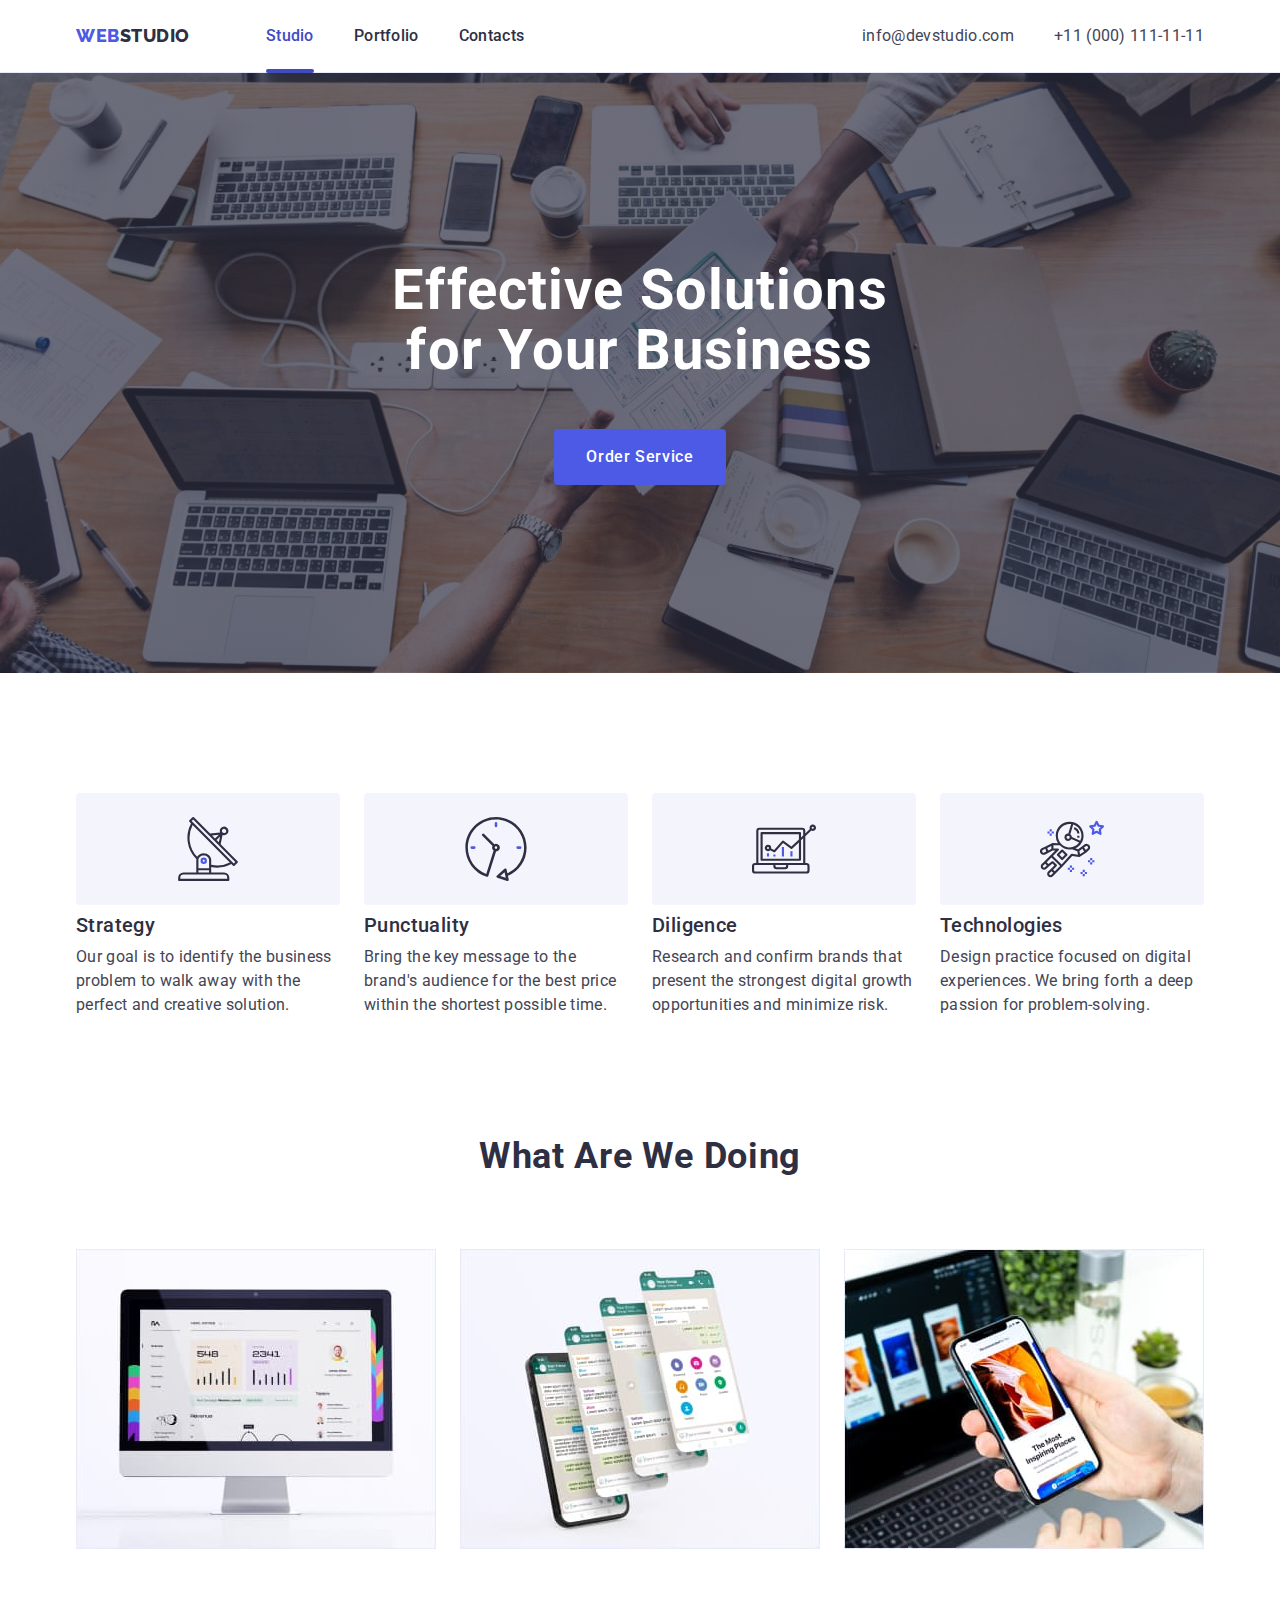
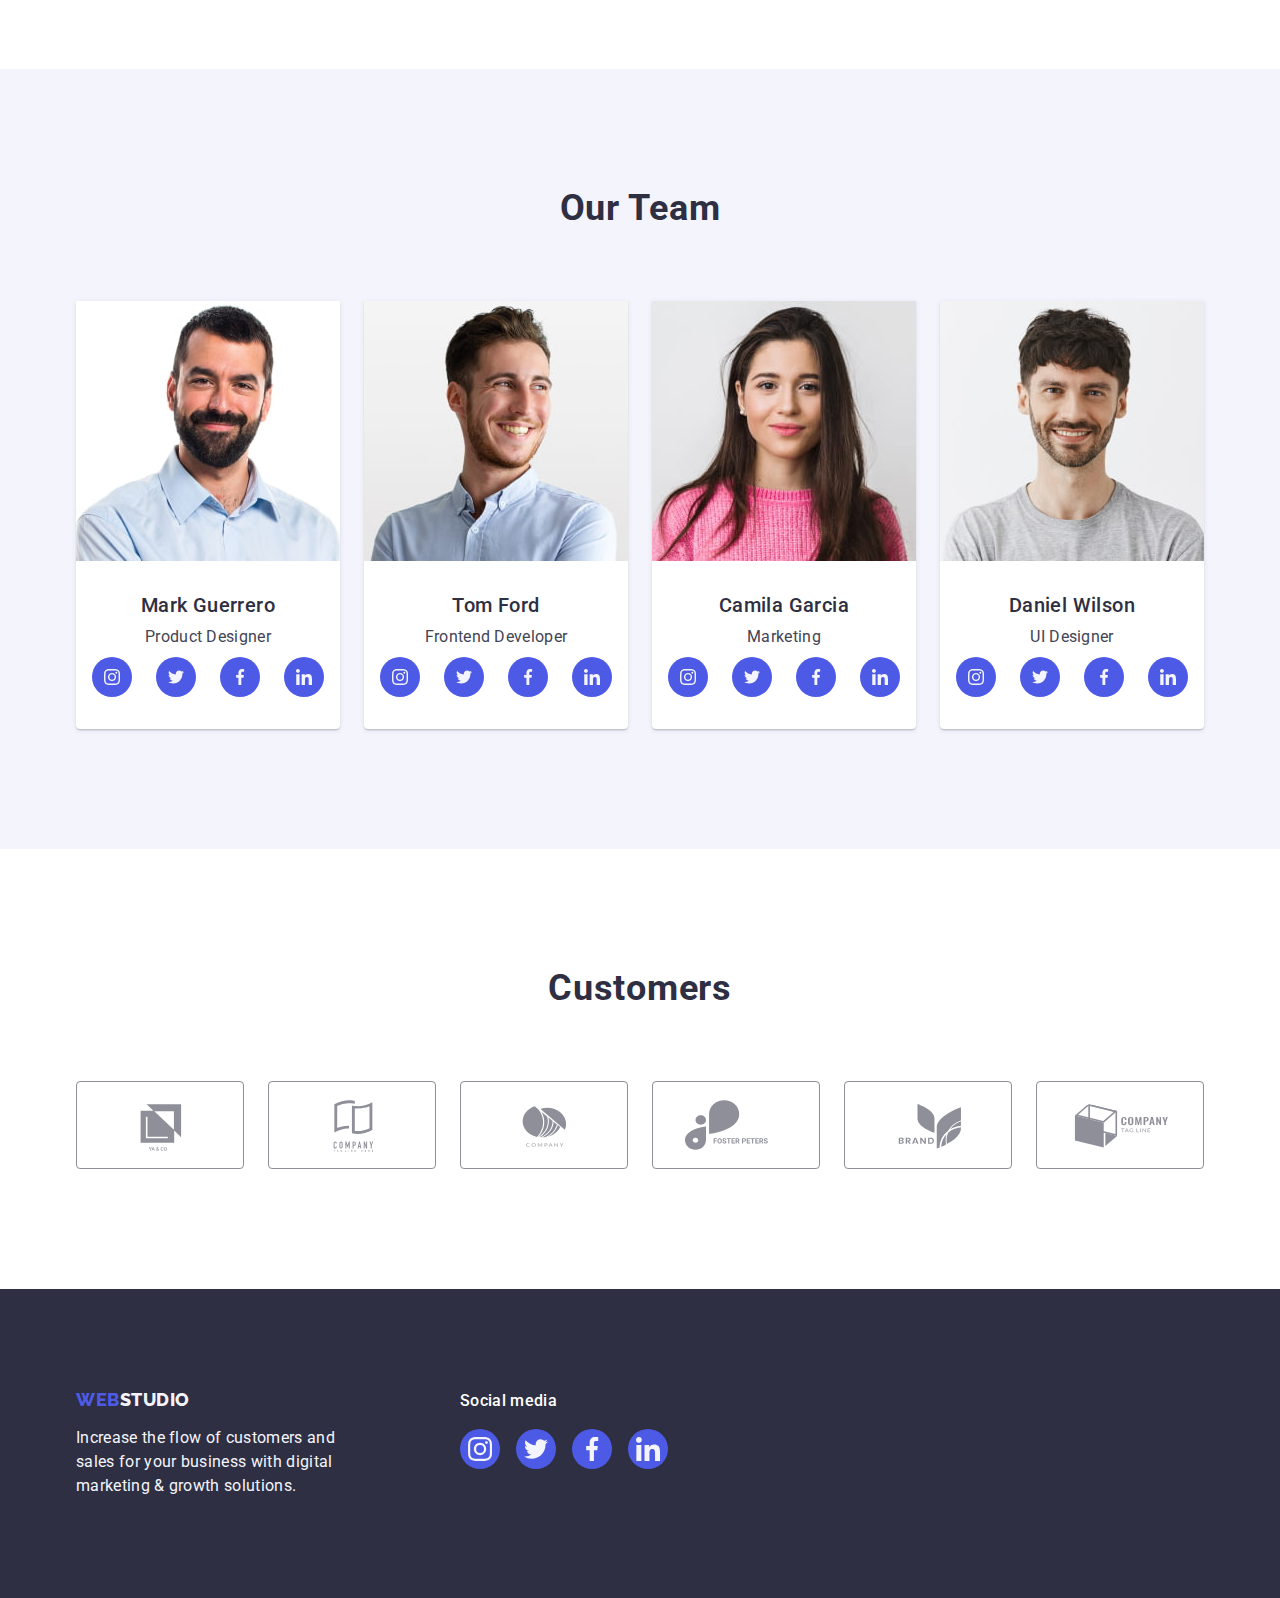
<file: index.html>
<!DOCTYPE html>
<html lang="en">
  <head>
    <meta charset="UTF-8" />
    <meta http-equiv="X-UA-Compatible" content="IE=edge" />
    <meta name="viewport" content="width=device-width, initial-scale=1.0" />
    <meta
      name="description"
      content="Effective Solutions
for Your Business"
    />
    <title>WebStudio</title>
    <!-- Fonts -->
    <link rel="preconnect" href="https://fonts.googleapis.com" />
    <link rel="preconnect" href="https://fonts.gstatic.com" crossorigin />
    <link
      href="https://fonts.googleapis.com/css2?family=Raleway:wght@800&family=Roboto:wght@400;500;700&display=swap"
      rel="stylesheet"
    />
    <!-- Normalize -->
    <link
      rel="stylesheet"
      href="https://cdnjs.cloudflare.com/ajax/libs/modern-normalize/2.0.0/modern-normalize.min.css"
    />

    <!-- Custom styles -->
    <link rel="stylesheet" href="./css/styles.css" />
  </head>

  <body class="page">
    <!-- Header section -->
    <header class="header">
      <div class="header-container container">
        <!-- logo -->
        <nav class="header-nav">
          <a class="header-logo link" href="./index.html"
            >Web<span class="header-logo-black">Studio</span>
          </a>

          <!-- navigation -->
          <ul class="header-list list">
            <li class="header-item">
              <a class="header-link link activ studio-link" href="./index.html">Studio</a>
            </li>
            <li class="header-item">
              <a class="header-link link" href="./portfolio.html">Portfolio</a>
            </li>
            <li class="header-item">
              <a class="header-link link" href="">Contacts</a>
            </li>
          </ul>
        </nav>
        <!-- contacts -->
        <address class="header-contacts link">
          <ul class="header-contacts-list list">
            <li class="header-contacts-item">
              <a
                class="header-contacts-link link"
                href="mailto:info@devstudio.com"
                >info@devstudio.com</a
              >
            </li>
            <li class="header-contacts-item">
              <a class="header-contacts-link link" href="tel:+110001111111"
                >+11 (000) 111-11-11</a
              >
            </li>
          </ul>
        </address>
      </div>
    </header>
    <!-- Main blok -->
    <main class="main">
      <!-- Hero secnion -->
      <section class="hero">
        <div class="hero-container container">
          <h1 class="hero-title">Effective Solutions for Your Business</h1>
          <button type="button" class="hero-btn" data-modal-open>
            Order Service
          </button>
        </div>
      </section>
      <!-- Feature section -->
      <section class="feature">
        <div class="feature-container container">
          <h2 class="feature-title visually-hidden">Feature</h2>
          <ul class="feature-list list">
            <li class="feature-item">
              <div class="box-svg">
                <svg class="feature-icon" width="64" height="64">
                  <use href="./images/icons.svg#icon-img1"></use>
                </svg>
              </div>
              <h3 class="feature-subtitle">Strategy</h3>
              <p class="feature-text">
                Our goal is to identify the business problem to walk away with
                the perfect and creative solution.
              </p>
            </li>
            <li class="feature-item">
              <div class="box-svg">
                <svg class="feature-icon" width="64" height="64">
                  <use href="./images/icons.svg#icon-img2"></use>
                </svg>
              </div>
              <h3 class="feature-subtitle">Punctuality</h3>
              <p class="feature-text">
                Bring the key message to the brand's audience for the best price
                within the shortest possible time.
              </p>
            </li>
            <li class="feature-item">
              <div class="box-svg">
                <svg class="feature-icon" width="64" height="64">
                  <use href="./images/icons.svg#icon-img3"></use>
                </svg>
              </div>
              <h3 class="feature-subtitle">Diligence</h3>
              <p class="feature-text">
                Research and confirm brands that present the strongest digital
                growth opportunities and minimize risk.
              </p>
            </li>
            <li class="feature-item">
              <div class="box-svg">
                <svg class="feature-icon" width="64" height="64">
                  <use href="./images/icons.svg#icon-img4"></use>
                </svg>
              </div>
              <h3 class="feature-subtitle">Technologies</h3>
              <p class="feature-text">
                Design practice focused on digital experiences. We bring forth a
                deep passion for problem-solving.
              </p>
            </li>
          </ul>
        </div>
      </section>
      <!-- Our works section -->
      <section class="works">
        <div class="container">
          <h2 class="works-title">What are we doing</h2>
          <ul class="works-list list">
            <li class="works-item">
              <img
                class="works-img"
                src="./images/main/img1.jpg"
                alt="Monitor with an open site"
                width="360"
                height="300"
              />
            </li>
            <li class="works-item">
              <img
                class="works-img"
                src="./images/main/img2.jpg"
                alt="A phone with different open displays"
                width="360"
                height="300"
              />
            </li>
            <li class="works-item">
              <img
                class="works-img"
                src="./images/main/img3.jpg"
                alt="Phone in hand in front of laptop"
                width="360"
                height="300"
              />
            </li>
          </ul>
        </div>
      </section>
      <!-- Our team section -->
      <section class="team">
        <div class="container">
          <h2 class="team-title">Our Team</h2>
          <ul class="team-list list">
            <li class="team-item">
              
                <img
                  class="team-icon"
                  src="./images/team/img1.jpg"
                  alt="photo Mark Guerrero"
                  width="264"
                  height="260"
                />
                <div class="team-content">
                <h3 class="team-subtitle">Mark Guerrero</h3>
                <p class="team-text">Product Designer</p>
                <ul class="social-networks-list">
                  <li class="social-networks-item">
                    <a href="" class="social-networks-link" aria-label="Instagram">
                      <svg class="social-networks-icon" width="16" height="16">
                        <use href="./images/icons.svg#icon-instagramlogo1"></use>
                      </svg>
                    </a>
                  </li>
                  <li class="social-networks-item">
                    <a href="" class="social-networks-link" aria-label="Twitter">
                      <svg class="social-networks-icon" width="16" height="16">
                        <use href="./images/icons.svg#icon-twitterlogo2"></use>
                      </svg>
                    </a>
                  </li>
                  <li class="social-networks-item">
                    <a href="" class="social-networks-link" aria-label="Facebook">
                      <svg class="social-networks-icon" width="16" height="16">
                        <use href="./images/icons.svg#icon-facebooklogo3"></use>
                      </svg>
                    </a>
                  </li>
                  <li class="social-networks-item">
                    <a href="" class="social-networks-link" aria-label="linkedin">
                      <svg class="social-networks-icon" width="16" height="16">
                        <use href="./images/icons.svg#icon-linkedin-logo4"></use>
                      </svg>
                    </a>
                  </li>
                </ul>
              </div>
            </li>
            <li class="team-item">
              
                <img
                  class="team-icon"
                  src="./images/team/img2.jpg"
                  alt="photo Tom Ford"
                  width="264"
                  height="260"
                />
                <div class="team-content">
                <h3 class="team-subtitle">Tom Ford</h3>
                <p class="team-text">Frontend Developer</p>
                <ul class="social-networks-list">
                  <li class="social-networks-item">
                    <a href="" class="social-networks-link" aria-label="Instagram">
                      <svg class="social-networks-icon" width="16" height="16">
                        <use href="./images/icons.svg#icon-instagramlogo1"></use>
                      </svg>
                    </a>
                  </li>
                  <li class="social-networks-item">
                    <a href="" class="social-networks-link" aria-label="Twitter">
                      <svg class="social-networks-icon" width="16" height="16">
                        <use href="./images/icons.svg#icon-twitterlogo2"></use>
                      </svg>
                    </a>
                  </li>
                  <li class="social-networks-item">
                    <a href="" class="social-networks-link" aria-label="Facebook">
                      <svg class="social-networks-icon" width="16" height="16">
                        <use href="./images/icons.svg#icon-facebooklogo3"></use>
                      </svg>
                    </a>
                  </li>
                  <li class="social-networks-item">
                    <a href="" class="social-networks-link" aria-label="linkedin">
                      <svg class="social-networks-icon" width="16" height="16">
                        <use href="./images/icons.svg#icon-linkedin-logo4"></use>
                      </svg>
                    </a>
                  </li>
                </ul>
              </div>
            </li>
            <li class="team-item">
              
                <img
                  class="team-icon"
                  src="./images/team/img3.jpg"
                  alt="photo Camila Garcia"
                  width="264"
                  height="260"
                />
                <div class="team-content">
                  <h3 class="team-subtitle">Camila Garcia</h3>
                <p class="team-text">Marketing</p>
                <ul class="social-networks-list">
                  <li class="social-networks-item">
                    <a href="" class="social-networks-link" aria-label="Instagram">
                      <svg class="social-networks-icon" width="16" height="16">
                        <use href="./images/icons.svg#icon-instagramlogo1"></use>
                      </svg>
                    </a>
                  </li>
                  <li>
                    <a href="" class="social-networks-link" aria-label="Twitter">
                      <svg class="social-networks-icon" width="16" height="16">
                        <use href="./images/icons.svg#icon-twitterlogo2"></use>
                      </svg>
                    </a>
                  </li>
                  <li>
                    <a href="" class="social-networks-link" aria-label="Facebook">
                      <svg class="social-networks-icon" width="16" height="16">
                        <use href="./images/icons.svg#icon-facebooklogo3"></use>
                      </svg>
                    </a>
                  </li>
                  <li>
                    <a href="" class="social-networks-link" aria-label="linkedin">
                      <svg class="social-networks-icon" width="16" height="16">
                        <use href="./images/icons.svg#icon-linkedin-logo4"></use>
                      </svg>
                    </a>
                  </li>
                </ul>
              </div>
            </li>
            <li class="team-item">
              
                <img
                  class="team-icon"
                  src="./images/team/img4.jpg"
                  alt="photo Daniel Wilson"
                  width="264"
                  height="260"
                />
                <div class="team-content">
                <h3 class="team-subtitle">Daniel Wilson</h3>
                <p class="team-text">UI Designer</p>
                <ul class="social-networks-list">
                  <li class="social-networks-item">
                    <a href="" class="social-networks-link" aria-label="Instagram">
                      <svg class="social-networks-icon" width="16" height="16">
                        <use href="./images/icons.svg#icon-instagramlogo1"></use>
                      </svg>
                    </a>
                  </li>
                  <li class="social-networks-item">
                    <a href="" class="social-networks-link" aria-label="Twitter">
                      <svg class="social-networks-icon" width="16" height="16">
                        <use href="./images/icons.svg#icon-twitterlogo2"></use>
                      </svg>
                    </a>
                  </li>
                  <li class="social-networks-item">
                    <a href="" class="social-networks-link" aria-label="Facebook">
                      <svg class="social-networks-icon" width="16" height="16">
                        <use href="./images/icons.svg#icon-facebooklogo3"></use>
                      </svg>
                    </a>
                  </li>
                  <li class="social-networks-item">
                    <a href="" class="social-networks-link" aria-label="linkedin">
                      <svg class="social-networks-icon" width="16" height="16">
                        <use href="./images/icons.svg#icon-linkedin-logo4"></use>
                      </svg>
                    </a>
                  </li>
                </ul>
              </div>
            </li>
          </ul>
        </div>
      </section>
      <!-- Customers section -->
      <section class="customers-section">
        <div class="container">
          <h2 class="customers-title">Customers</h2>
          <ul class="customers-nav">
            <li class="customers-item">
              <a class="customers-link" href="">
                <svg class="customers-icon" width="104" height="56">
                  <use href="./images/icons.svg#icon-logo1"></use>
                </svg>
              </a>
            </li>
            <li class="customers-item">
              <a class="customers-link" href="">
                <svg class="customers-icon" width="104" height="56">
                  <use href="./images/icons.svg#icon-logo2"></use>
                </svg>
              </a>
            </li>
            <li class="customers-item">
              <a class="customers-link" href="">
                <svg class="customers-icon" width="104" height="56">
                  <use href="./images/icons.svg#icon-logo3"></use>
                </svg>
              </a>
            </li>
            <li class="customers-item">
              <a class="customers-link" href="">
                <svg class="customers-icon" width="104" height="56">
                  <use href="./images/icons.svg#icon-logo4"></use>
                </svg>
              </a>
            </li>
            <li class="customers-item">
              <a class="customers-link" href="">
                <svg class="customers-icon" width="104" height="56">
                  <use href="./images/icons.svg#icon-logo5"></use>
                </svg>
              </a>
            </li>
            <li class="customers-item">
              <a class="customers-link" href="">
                <svg class="customers-icon" width="104" height="56">
                  <use href="./images/icons.svg#icon-logo6"></use>
                </svg>
              </a>
            </li>
          </ul>
        </div>
      </section>
    </main>
    <!-- Footer section -->
    <footer class="footer">
      <div class="footer-container container">
        <div class="text-container">
          <a href="./index.html" class="footer-logo link"
            >Web<span class="footer-logo-white">Studio</span></a
          >
          <p class="footer-text">
            Increase the flow of customers and sales for your business with
            digital marketing & growth solutions.
          </p>
        </div>
        <div class="social-media-container">
          <p class="social-media-text">Social media</p>
          <ul class="social-media-list">
            <li class="social-media-item">
              <a href="" class="social-media-link link" aria-label="instagram">
                <svg class="social-media-icon" width="24" height="24">
                  <use href="./images/icons.svg#icon-instagramlogo1"></use>
                </svg>
              </a>
            </li>
            <li class="social-media-item">
              <a href="" class="social-media-link link" aria-label="twitter">
                <svg class="social-media-icon" width="24" height="24">
                  <use href="./images/icons.svg#icon-twitterlogo2"></use>
                </svg>
              </a>
            </li>
            <li class="social-media-item">
              <a href="" class="social-media-link link" aria-label="facebook">
                <svg class="social-media-icon" width="24" height="24">
                  <use href="./images/icons.svg#icon-facebooklogo3"></use>
                </svg>
              </a>
            </li>
            <li class="social-media-item">
              <a href="" class="social-media-link link" aria-label="linkedin">
                <svg class="social-media-icon" width="24" height="24">
                  <use href="./images/icons.svg#icon-linkedin-logo4"></use>
                </svg>
              </a>
            </li>
          </ul>
        </div>
      </div>
    </footer>
    <!-- Modal window -->
    <div class="backdrop is-hidden" data-modal>
      <div class="modal">
        <button type="button" class="modal-btn" data-modal-close>
          <svg class="close-icon" width="8" height="8">
            <use href="./images/icons.svg#icon-close-icon"></use>
          </svg>
        </button>
      </div>
    </div>

    <script src="./js/modal.js"></script>
  </body>
</html>
</file>
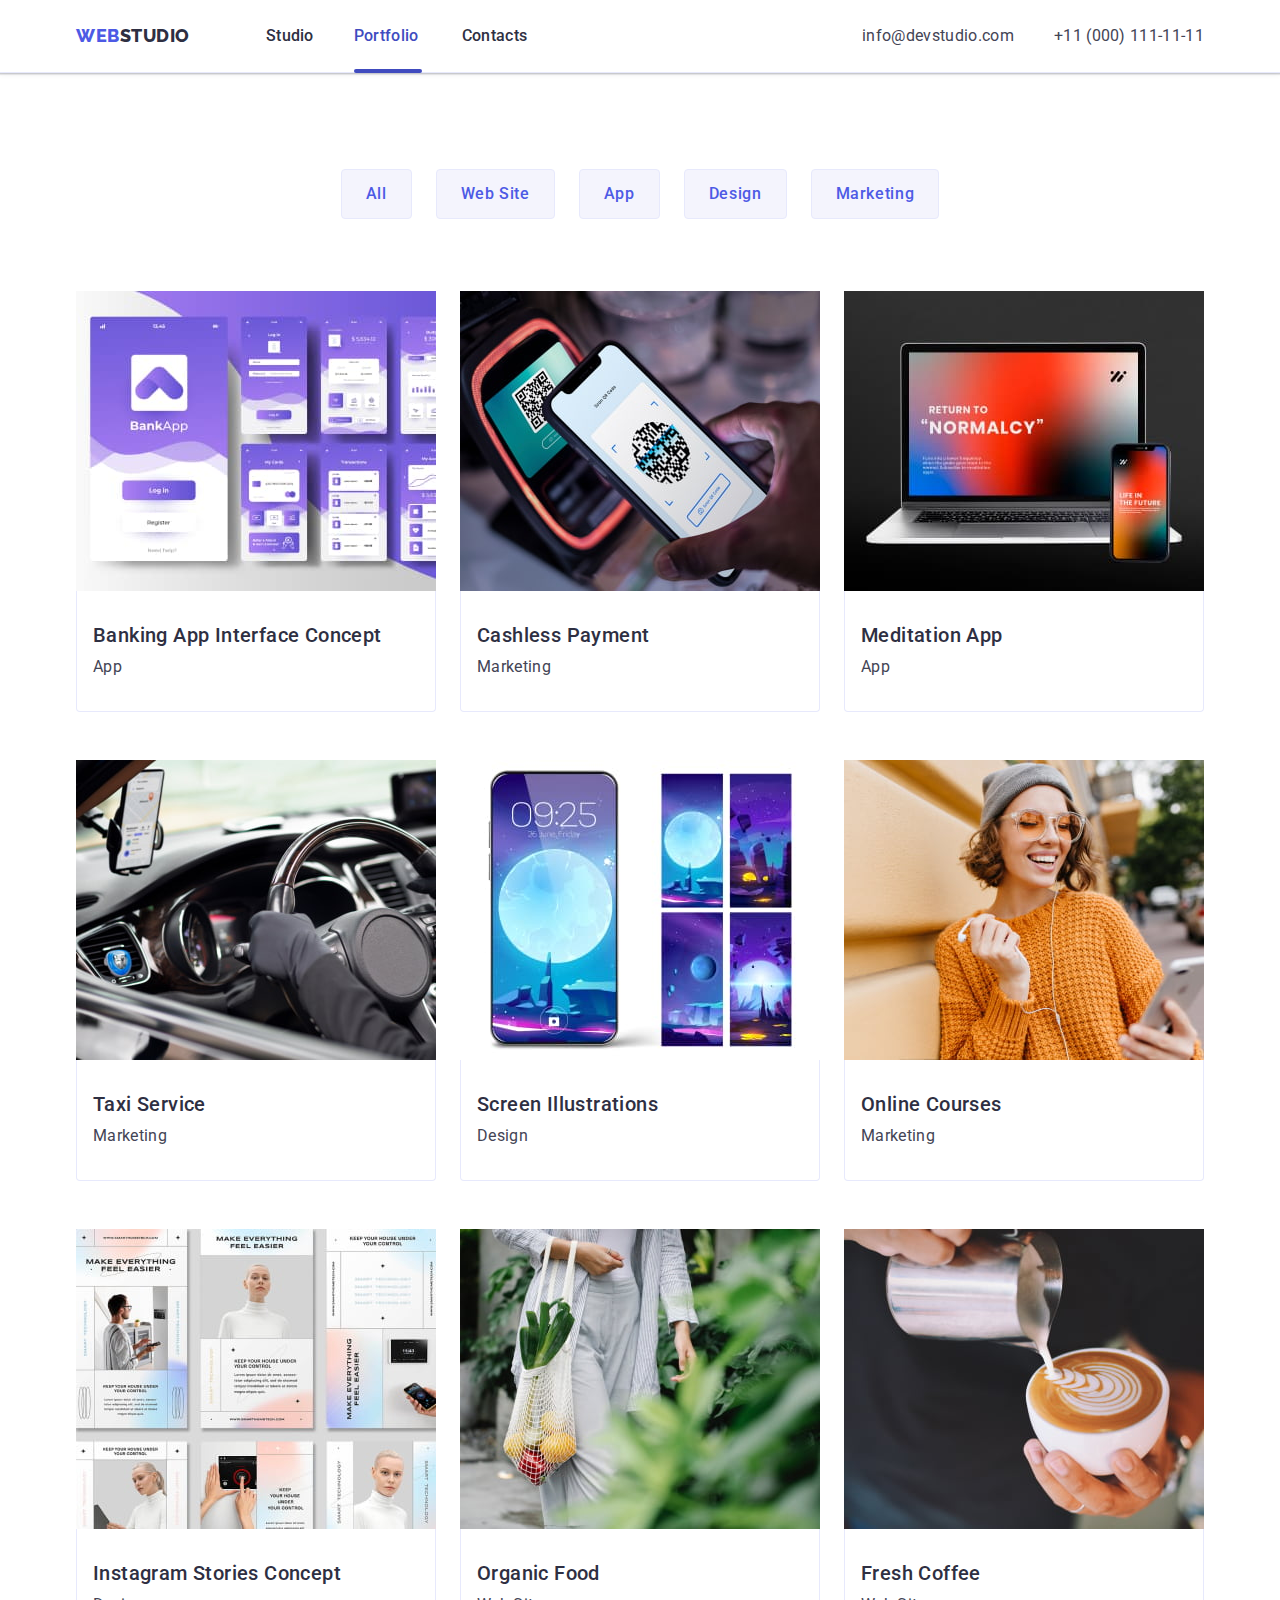
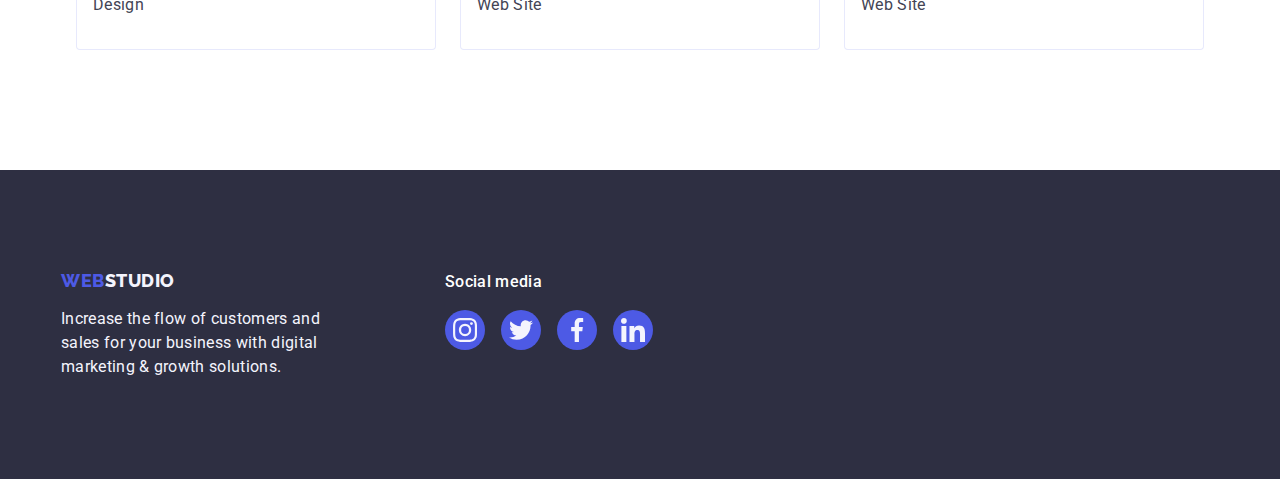
<file: portfolio.html>
<!DOCTYPE html>
<html lang="en">
  <head>
    <meta charset="UTF-8" />
    <meta name="viewport" content="width=device-width, initial-scale=1.0" />
    <title>Portfolio</title>
    <!-- Fonts -->
    <link rel="preconnect" href="https://fonts.googleapis.com" />
    <link rel="preconnect" href="https://fonts.gstatic.com" crossorigin />
    <link
      href="https://fonts.googleapis.com/css2?family=Raleway:wght@800&family=Roboto:wght@400;500;700&display=swap"
      rel="stylesheet"
    />

    <!-- Normalize -->
    <link
      rel="stylesheet"
      href="https://cdnjs.cloudflare.com/ajax/libs/modern-normalize/2.0.0/modern-normalize.min.css"
    />

    <!-- Custom styles -->

    <link rel="stylesheet" href="./css/styles.css" />
  </head>
  <body>
    <!-- Header section -->
    <header class="header">
      <div class="header-container container">
        <!-- logo -->
        <nav class="header-nav">
          <a class="header-logo link" href="./index.html"
            >Web<span class="header-logo-black">Studio</span>
          </a>

          <!-- navigation -->
          <ul class="header-list list">
            <li class="header-item">
              <a class="header-link link" href="./index.html">Studio</a>
            </li>
            <li class="header-item">
              <a
                class="header-link link activ portfolio-activ"
                href="./portfolio.html"
                >Portfolio</a
              >
            </li>
            <li class="header-item">
              <a class="header-link link" href="">Contacts</a>
            </li>
          </ul>
        </nav>
        <!-- contacts -->
        <address class="header-contacts link">
          <ul class="header-contacts-list list">
            <li class="header-contacts-item">
              <a
                class="header-contacts-link link"
                href="mailto:info@devstudio.com"
                >info@devstudio.com</a
              >
            </li>
            <li class="header-contacts-item">
              <a class="header-contacts-link link" href="tel:+110001111111"
                >+11 (000) 111-11-11</a
              >
            </li>
          </ul>
        </address>
      </div>
    </header>
    <!-- Portfolio section -->

    <main class="portfolio-main">
      <section class="portfolio-section">
        <div class="container">
          <h1 class="visually-hidden">Portfolio</h1>
          <ul class="portfolio-list-btn list">
            <li class="portfolio-item-btn">
              <button type="button" class="portfolio-btn">All</button>
            </li>
            <li class="portfolio-item-btn">
              <button type="button" class="portfolio-btn">Web Site</button>
            </li>
            <li class="portfolio-item-btn">
              <button type="button" class="portfolio-btn">App</button>
            </li>
            <li class="portfolio-item-btn">
              <button type="button" class="portfolio-btn">Design</button>
            </li>
            <li class="portfolio-item-btn">
              <button type="button" class="portfolio-btn">Marketing</button>
            </li>
          </ul>
          <ul class="portfolio-list list">
            <li class="portfolio-item">
              <a href="" class="portfolio-link link">
                <div class="portfolios-wrapper">
                  <img
                    src="./images/portfolio/app/appimg1.jpg"
                    alt="Telephon frames"
                    width="360"
                    height="300"
                    class="portfolio-icon"
                  />

                  <p class="overlay-text">
                    14 Stylish and User-Friendly App Design Concepts · Task
                    Manager App · Calorie Tracker App · Exotic Fruit Ecommerce
                    App · Cloud Storage App
                  </p>
                </div>
                <div class="portfolio-card-content">
                  <h2 class="portfolio-title">Banking App Interface Concept</h2>
                  <p class="portfolio-text">App</p>
                </div>
              </a>
            </li>

            <li class="portfolio-item">
              <a href="" class="portfolio-link link">
                <div class="portfolios-wrapper">
                  <img
                    src="./images/portfolio/marketing/marketingimg1.jpg"
                    alt="telephon with screenshort"
                    width="360"
                    height="300"
                    class="portfolio-icon"
                  />
                  <p class="overlay-text">
                    14 Stylish and User-Friendly App Design Concepts · Task
                    Manager App · Calorie Tracker App · Exotic Fruit Ecommerce
                    App · Cloud Storage App
                  </p>
                </div>
                <div class="portfolio-card-content">
                  <h2 class="portfolio-title">Cashless Payment</h2>
                  <p class="portfolio-text">Marketing</p>
                </div>
              </a>
            </li>

            <li class="portfolio-item">
              <a href="" class="portfolio-link link">
                <div class="portfolios-wrapper">
                  <img
                    src="./images/portfolio/app/appimg2.jpg"
                    alt="laptop with telephon"
                    width="360"
                    height="300"
                    class="portfolio-icon"
                  />
                  <p class="overlay-text">
                    14 Stylish and User-Friendly App Design Concepts · Task
                    Manager App · Calorie Tracker App · Exotic Fruit Ecommerce
                    App · Cloud Storage App
                  </p>
                </div>
                <div class="portfolio-card-content">
                  <h2 class="portfolio-title">Meditation App</h2>
                  <p class="portfolio-text">App</p>
                </div>
              </a>
            </li>

            <li class="portfolio-item">
              <a href="" class="portfolio-link link">
                <div class="portfolios-wrapper">
                  <img
                    src="./images/portfolio/marketing/marketingimg2.jpg"
                    alt="Phone on the panel in the car"
                    width="360"
                    height="300"
                    class="portfolio-icon"
                  />
                  <p class="overlay-text">
                    14 Stylish and User-Friendly App Design Concepts · Task
                    Manager App · Calorie Tracker App · Exotic Fruit Ecommerce
                    App · Cloud Storage App
                  </p>
                </div>
                <div class="portfolio-card-content">
                  <h2 class="portfolio-title">Taxi Service</h2>
                  <p class="portfolio-text">Marketing</p>
                </div>
              </a>
            </li>

            <li class="portfolio-item">
              <a href="" class="portfolio-link link">
                <div class="portfolios-wrapper">
                  <img
                    src="./images/portfolio/decign/decignimg1.jpg"
                    alt="Phone and different screens for it"
                    width="360"
                    height="300"
                    class="portfolio-icon"
                  />
                  <p class="overlay-text">
                    14 Stylish and User-Friendly App Design Concepts · Task
                    Manager App · Calorie Tracker App · Exotic Fruit Ecommerce
                    App · Cloud Storage App
                  </p>
                </div>
                <div class="portfolio-card-content">
                  <h2 class="portfolio-title">Screen Illustrations</h2>
                  <p class="portfolio-text">Design</p>
                </div>
              </a>
            </li>

            <li class="portfolio-item">
              <a href="" class="portfolio-link link">
                <div class="portfolios-wrapper">
                  <img
                    src="./images/portfolio/marketing/marketingimg3.jpg"
                    alt="The girl is smiling with the phone in your hands and headphones"
                    width="360"
                    height="300"
                    class="portfolio-icon"
                  />

                  <p class="overlay-text">
                    14 Stylish and User-Friendly App Design Concepts · Task
                    Manager App · Calorie Tracker App · Exotic Fruit Ecommerce
                    App · Cloud Storage App
                  </p>
                </div>
                <div class="portfolio-card-content">
                  <h2 class="portfolio-title">Online Courses</h2>
                  <p class="portfolio-text">Marketing</p>
                </div>
              </a>
            </li>

            <li class="portfolio-item">
              <a href="" class="portfolio-link link">
                <div class="portfolios-wrapper">
                  <img
                    src="./images/portfolio/decign/decignimg2.jpg"
                    alt="Instagram stories design"
                    width="360"
                    height="300"
                  />

                  <p class="overlay-text">
                    14 Stylish and User-Friendly App Design Concepts · Task
                    Manager App · Calorie Tracker App · Exotic Fruit Ecommerce
                    App · Cloud Storage App
                  </p>
                </div>
                <div class="portfolio-card-content">
                  <h2 class="portfolio-title">Instagram Stories Concept</h2>
                  <p class="portfolio-text">Design</p>
                </div>
              </a>
            </li>

            <li class="portfolio-item">
              <a href="" class="portfolio-link link">
                <div class="portfolios-wrapper">
                  <img
                    src="./images/portfolio/website/webimg1.jpg"
                    alt="A woman carries organic products in a bag"
                    width="360"
                    height="300"
                    class="portfolio-icon"
                  />

                  <p class="overlay-text">
                    14 Stylish and User-Friendly App Design Concepts · Task
                    Manager App · Calorie Tracker App · Exotic Fruit Ecommerce
                    App · Cloud Storage App
                  </p>
                </div>
                <div class="portfolio-card-content">
                  <h2 class="portfolio-title">Organic Food</h2>
                  <p class="portfolio-text">Web Site</p>
                </div>
              </a>
            </li>

            <li class="portfolio-item">
              <a href="" class="portfolio-link link">
                <div class="portfolios-wrapper">
                  <img
                    src="./images/portfolio/website/webimg2.jpg"
                    alt="Milk is poured into the coffee"
                    width="360"
                    height="300"
                    class="portfolio-icon"
                  />

                  <p class="overlay-text">
                    14 Stylish and User-Friendly App Design Concepts · Task
                    Manager App · Calorie Tracker App · Exotic Fruit Ecommerce
                    App · Cloud Storage App
                  </p>
                </div>
                <div class="portfolio-card-content">
                  <h2 class="portfolio-title">Fresh Coffee</h2>
                  <p class="portfolio-text">Web Site</p>
                </div>
              </a>
            </li>
          </ul>
        </div>
      </section>
    </main>
    <!-- Footer portfolio -->
    <footer class="footer">
      <div class="footer-container">
        <div class="text-container">
          <a href="./index.html" class="footer-logo link"
            >Web<span class="footer-logo-white">Studio</span></a
          >
          <p class="footer-text">
            Increase the flow of customers and sales for your business with
            digital marketing & growth solutions.
          </p>
        </div>
        <div class="social-media-container">
          <p class="social-media-text">Social media</p>
          <ul class="social-media-list">
            <li class="social-media-item">
              <a href="" class="social-media-link" aria-label="instagram">
                <svg class="social-media-icon" width="24" height="24">
                  <use href="./images/icons.svg#icon-instagramlogo1"></use>
                </svg>
              </a>
            </li>
            <li class="social-media-item">
              <a href="" class="social-media-link" aria-label="twitter">
                <svg class="social-media-icon" width="24" height="24">
                  <use href="./images/icons.svg#icon-twitterlogo2"></use>
                </svg>
              </a>
            </li>
            <li class="social-media-item">
              <a href="" class="social-media-link" aria-label="facebook">
                <svg class="social-media-icon" width="24" height="24">
                  <use href="./images/icons.svg#icon-facebooklogo3"></use>
                </svg>
              </a>
            </li>
            <li class="social-media-item">
              <a href="" class="social-media-link" aria-label="linkedin">
                <svg class="social-media-icon" width="24" height="24">
                  <use href="./images/icons.svg#icon-linkedin-logo4"></use>
                </svg>
              </a>
            </li>
          </ul>
        </div>
      </div>
    </footer>
  </body>
</html>
</file>
<file: css/styles.css>
:root {
  --primary-font: 'Roboto', sans-serif;
  --logo-font: 'Raleway', sans-serif;
  --white-bgr: #ffffff;
  --dark-bgr: #2e2f42;
  --lightgrey-bgr: #f4f4fd;
  --text-font-color: #434455;
  --white-color: #ffffff;
  --textlight-color: #f4f4fd;
  --focus-color: #404bbf;
  --text-dark-color: #2e2f42;
  --logo-color: #4d5ae5;
  --cornflower: #e7e9fc;
  --standart-border-cl: #e7e9fc;
  --green-focus: #31d0aa;
  --fill-networks: #f4f4fd;
  --icon-color: #8e8f99;
  /* The main number of elements in Flexbox grid */
  --items: 3;
  /* The main gap indent in Flexbox grid */
  --indent: 24px;
}
/**
  |============================
  | Comon stayles
  |============================
*/
body {
  font-family: 'Roboto', sans-serif;
  background-color: var(--white-bgr);
  color: var(--text-font-color);
}
/* Reset */
h1,
h2,
h3,
h4,
h5,
h6,
p,
ul {
  margin: 0;
}
.list,
ul,
ol {
  list-style: none;
  margin: 0;
  padding-left: 0;
}
button,
.btn {
  cursor: pointer;
}
img {
  display: block;
  min-width: 100%;
  height: auto;
}
a .link {
  text-decoration: none;
}
.section-title {
  margin-bottom: 72px;
  text-align: center;
  text-transform: capitalize;
}
.page {
}
/**
  |============================
  | Base stayles
  |============================
*/
section {
  margin: 0 auto;
}
.container {
  max-width: 1158px;
  margin: 0 auto;
  padding-left: 15px;
  padding-right: 15px;
}
/**
  |============================
  | Header stayles
  |============================
*/
.header {
  min-width: 1158px;
  border-bottom: 1px solid var(--cornflower);
  background: var(--white-bgr);
  box-shadow: 0px 2px 1px rgba(46, 47, 66, 0.08),
    0px 1px 1px rgba(46, 47, 66, 0.16), 0px 1px 6px rgba(46, 47, 66, 0.08);
}
.header-container {
  display: flex;
  align-items: center;
  margin: 0 auto;
}
.header-nav {
  display: flex;
  align-items: center;
}
.header-logo {
  font-family: 'Raleway', sans-serif;
  font-weight: 800;
  font-size: 18px;
  line-height: 1.17;
  letter-spacing: 0.03em;
  text-transform: uppercase;
  color: var(--logo-color);
  margin-right: 76px;
  text-decoration: none;
}
.header-logo-black {
  font-style: normal;
  text-transform: uppercase;
  color: var(--text-dark-color);
}
.header-list {
  display: flex;
  align-items: flex-start;
  gap: var(--indent);
  padding-left: 0;
  --indent: 40px;
}
.header-item {
  display: block;
}
/* .header-link {
  position: relative;
  display: flex;
  font-weight: 500;
  font-size: 16px;
  line-height: 1.5;
  letter-spacing: 0.02em;
padding: 24px 0;
position: relative;
text-decoration: none;
transition: color 250ms cubic-bezier(0.4, 0, 0.2, 1);
}
.active {
  color: #404bbf;
} */

.header-link {
  position: relative;
  display: block;
  padding-top: 24px;
  padding-bottom: 24px;
  font-weight: 500;
  font-size: 16px;
  line-height: 1.5;
  letter-spacing: 0.02em;
  color: var(--text-dark-color);
  text-decoration: none;
  transition: color 250ms cubic-bezier(0.4, 0, 0.2, 1);
}
.studio-link {
  width: 48px;
  color: #404bbf;
}
.portfolio-activ {
  width: 68px;
  color: #404bbf;
}
.header-link.activ::after {
  content: '';
  position: absolute;
  left: 0;
  bottom: -1px;
  display: block;
  width: 100%;
  height: 4px;
  border-radius: 2px;
  background-color: #404bbf;
}
.header-link:hover,
.header-link:focus {
  color: var(--focus-color);
}
.header-contacts {
  font-style: normal;
  margin-left: auto;
}
.header-contacts-list {
  list-style: none;
  display: flex;
  align-items: flex-start;
  gap: var(--indent);
  padding-left: 0;
  --items: 2;
  --indent: 40px;
}
.header-contacts-item {
  flex-basis: calc((100% - var(--indent) * (var(--items) - 1)) / var(--items));
}
.header-contacts-link {
  font-size: 16px;
  line-height: 1.5;
  letter-spacing: 0.02em;
  text-decoration: none;
  color: #434455;
  transition: color 250ms cubic-bezier(0.4, 0, 0.2, 1);
}
.header-contacts-link:hover,
.header-contacts-link:focus {
  color: var(--focus-color);
}

/**
  |============================
  | Main stayles
  |============================
*/
.main {
}
.hero {
  max-width: 1440px;
  margin: 0 auto;
  background-image: linear-gradient(
      rgba(46, 47, 66, 0.7),
      rgba(46, 47, 66, 0.7)
    ),
    url(../images/main/hero.jpg);
  background-repeat: no-repeat;
  background-position: center;
  background-size: cover;
  padding-top: 188px;
  padding-bottom: 188px;
  background-color: var(--dark-bgr);
  text-align: center;
}
.hero-container {
}
.hero-title {
  max-width: 496px;
  margin-right: auto;
  margin-left: auto;
  margin-bottom: 48px;
  font-weight: 700;
  font-size: 56px;
  line-height: 1.07;
  text-align: center;
  letter-spacing: 0.02em;
  color: var(--white-color);
}
.hero-btn {
  font-weight: 500;
  font-size: 16px;
  line-height: 1.5;
  text-align: center;
  padding-top: 16px;
  padding-right: 32px;
  padding-bottom: 16px;
  padding-left: 32px;
  letter-spacing: 0.04em;
  cursor: pointer;
  color: var(--white-color);
  background-color: var(--logo-color);
  display: block;
  min-width: 169px;
  margin-right: auto;
  margin-left: auto;
  border-radius: 4px;
  border: none;
  transition: background-color 250ms cubic-bezier(0.4, 0, 0.2, 1);
}
.hero-btn:hover,
.hero-btn:focus {
  background-color: var(--focus-color);
}
.feature {
  padding-top: 120px;
  padding-bottom: 120px;
}
.feature-container {
  display: flex;
  justify-content: center;
  align-items: center;
}
.feature-title {
  color: var(--text-dark-color);
}
.visually-hidden {
  position: absolute;
  width: 1px;
  height: 1px;
  margin: -1px;
  border: 0;
  padding: 0;
  white-space: nowrap;
  clip-path: inset(100%);
  clip: rect(0 0 0 0);
  overflow: hidden;
}
.feature-list {
  display: flex;
  justify-content: center;
  gap: var(--indent);
}
.feature-item {
  display: block;
  flex-basis: calc((100% - 3 * 24px) / 4);
  text-align: start;
}
.feature-subtitle {
  font-weight: 500;
  font-size: 20px;
  line-height: 1.2;
  letter-spacing: 0.02em;
  color: var(--text-dark-color);
  margin-bottom: 8px;
}
.feature-text {
  font-size: 16px;
  line-height: 1.5;
  letter-spacing: 0.02em;
  color: var(--text-font-color);
}
.box-svg {
  display: flex;
  justify-content: center;
  align-items: center;
  border-radius: 4px;
  background-color: #f4f4fd;
  margin-bottom: 8px;
  width: 264px;
  height: 112px;
}
.feature-icon {
}
.works {
  padding-bottom: 120px;
}
.works-title {
  font-weight: 700;
  font-size: 36px;
  text-align: center;
  line-height: 1.11;
  letter-spacing: 0.02em;
  text-transform: capitalize;
  color: var(--text-dark-color);
  margin-bottom: 72px;
}
.works-list {
  display: flex;
  flex-wrap: wrap;
  justify-content: center;
  align-items: stretch;
  gap: var(--indent);
}
.works-item {
  width: calc((100% - 48px) / 3);
}
.works-img {
}
.team {
  background-color: var(--lightgrey-bgr);
  padding: 120px 0;
}
.team-title {
  font-weight: 700;
  font-size: 36px;
  text-align: center;
  line-height: 1.11;
  letter-spacing: 0.02em;
  text-transform: capitalize;
  color: var(--text-dark-color);
  background-color: var(--lightgrey-bgr);
  margin-bottom: 72px;
}
.team-list {
  display: flex;
  justify-content: center;
  flex-wrap: wrap;
  gap: var(--indent);
  align-items: stretch;
}
.team-item {
  border-radius: 0 0 4px 4px;
  box-shadow: 0px 2px 1px 0px rgba(46, 47, 66, 0.08),
    0px 1px 1px 0px rgba(46, 47, 66, 0.16),
    0px 1px 6px 0px rgba(46, 47, 66, 0.08);
  background-color: var(--white-bgr);
}
.team-content {
  padding: 32px 0;
}
.team-icon {
}
.social-networks-list {
  display: flex;
  justify-content: center;
  margin: 0 auto;
  gap: var(--indent);
}
.social-networks-item {
}
.social-networks-link {
  display: flex;
  justify-content: center;
  align-items: center;
  border-radius: 50%;
  background-color: var(--logo-color);
  width: 40px;
  height: 40px;
  transition: background-color 250ms cubic-bezier(0.4, 0, 0.2, 1);
}
.social-networks-link:hover,
.social-networks-link:focus {
  background-color: #404bbf;
}
.social-networks-icon {
  margin: 0 auto;
  box-sizing: border-box;
  fill: var(--fill-networks);
  width: 16px;
  height: 16px;
}

.team-subtitle {
  font-weight: 500;
  font-size: 20px;
  text-align: center;
  line-height: 1.2;
  letter-spacing: 0.02em;
  color: var(--text-dark-color);
  margin-bottom: 8px;
}
.team-text {
  font-size: 16px;
  text-align: center;
  line-height: 1.5;
  letter-spacing: 0.02em;
  color: var(--text-font-color);
  margin-bottom: 8px;
}
/* Customers */
.customers-section {
  padding: 120px 0 120px;
}
.customers-title {
  font-weight: 700;
  font-size: 36px;
  text-align: center;
  line-height: 1.11;
  letter-spacing: 0.02em;
  text-transform: capitalize;
  color: var(--text-dark-color);
  margin-bottom: 72px;
}
.customers-nav {
  display: flex;
  justify-content: center;
  gap: var(--indent);
  padding-left: 0;
  padding-right: 0;
}
.customers-item {
  width: calc((100% - 120px) / 6);
  height: 88px;
}
.customers-link {
  display: flex;
  justify-content: center;
  align-items: center;
  padding: 16px 32px;
  width: 100%;
  height: 100%;
  border-radius: 4px;
  border: 1px solid #8e8f99;
  transition: border-color 250ms cubic-bezier(0.4, 0, 0.2, 1),
    color 250ms cubic-bezier(0.4, 0, 0.2, 1);
  color: var(--icon-color);
}
.customers-icon {
  width: 104px;
  height: 56px;
  fill: currentColor;
}
.customers-link:hover,
.customers-link:focus {
  border-color: #404bbf;
  color: #404bbf;
}
.customers-link .customers-icon:hover,
.customers-link .customers-icon:focus {
  fill: var(--focus-color);
}
/**
  |============================
  | Portfolio stayles
  |============================
*/
.portfolio-main {
  margin: 0 auto;
}
.portfolio-section {
  padding-top: 96px;
  padding-bottom: 120px;
}
.visually-hidden {
  position: absolute;
  width: 1px;
  height: 1px;
  margin: -1px;
  border: 0;
  padding: 0;
  white-space: nowrap;
  clip-path: inset(100%);
  clip: rect(0 0 0 0);
  overflow: hidden;
}
.portfolio-list-btn {
  display: flex;
  margin: 0 auto;
  justify-content: center;
  margin-bottom: 72px;
  gap: var(--indent);
}
.portfolio-item-btn {
}
.portfolio-btn {
  position: relative;
  border: 1px solid var(--cornflower);
  background-color: #f4f4fd;
  border-radius: 4px;
  padding: 12px 24px;
  text-align: center;
  display: block;
  background-color: var(--lightgrey-bgr);
  color: var(--logo-color);
  font-weight: 500;
  font-size: 16px;
  line-height: 1.5;
  letter-spacing: 0.04em;
  cursor: pointer;
  border: 1px solid var(--standart-border-cl);
  transition: color 250ms cubic-bezier(0.4, 0, 0.2, 1),
    background-color 250ms cubic-bezier(0.4, 0, 0.2, 1),
    border-color 250ms cubic-bezier(0.4, 0, 0.2, 1),
    box-shadow 250ms cubic-bezier(0.4, 0, 0.2, 1);
}
.portfolio-btn:hover,
.portfolio-btn:focus {
  background-color: var(--focus-color);
  color: var(--white-color);
  border: 1px solid transparent;
  box-shadow: 0px 2px 2px 0px rgba(0, 0, 0, 0.12),
    0px 2px 1px 0px rgba(0, 0, 0, 0.08), 0px 3px 1px 0px rgba(0, 0, 0, 0.1);
}
.portfolio-list {
  display: flex;
  flex-wrap: wrap;
  justify-content: center;
  row-gap: 48px;
  column-gap: 24px;
}
.portfolio-item {
  width: calc((100% - 48px) / 3);
}
.portfolio-link {
  position: relative;
  display: block;
  text-decoration: none;
  transition: box-shadow 250ms cubic-bezier(0.4, 0, 0.2, 1);
}
.portfolio-link:hover,
.portfolio-link:focus {
  box-shadow: 0px 2px 1px 0px rgba(46, 47, 66, 0.08),
    0px 1px 1px 0px rgba(46, 47, 66, 0.16),
    0px 1px 6px 0px rgba(46, 47, 66, 0.08);
}

.portfolio-icon {
}
.portfolio-card-content {
  padding: 32px 16px;
  border: 1px solid var(--cornflower);
  border-radius: 0px 0px 4px 4px;
  border-top: none;
  background-color: var(--white-bgr);
}
.portfolio-title {
  font-weight: 500;
  font-size: 20px;
  line-height: 1.2;
  letter-spacing: 0.02em;
  color: var(--text-dark-color);
  margin-bottom: 8px;
}
.portfolio-text {
  font-size: 16px;
  line-height: 1.5;
  letter-spacing: 0.02em;
  color: var(--text-font-color);
}
.portfolios-wrapper {
  position: relative;
  overflow: hidden;
}

.portfolio-link:hover .overlay-text {
  transform: translateY(0);
}
.portfolio-link:focus .overlay-text {
  transform: translateY(0);
}

/* Overlay text */

.overlay-text {
  position: absolute;
  top: 0;
  left: 0;
  transform: translateY(100%);
  transition: transform 250ms cubic-bezier(0.4, 0, 0.2, 1);
  display: block;
  width: 100%;
  height: 100%;
  padding: 40px 32px;
  padding-right: 32px;
  background-color: #4d5ae5;
  display: block;
  color: var(--textlight-color);
  font-size: 16px;
  font-style: normal;
  line-height: 24px;
  letter-spacing: 0.32px;
}

/**
  |============================
  | Footer stayles
  |============================
*/
.footer {
  padding-top: 100px;
  padding-bottom: 100px;
  background-color: var(--dark-bgr);
  text-decoration: none;
  margin: 0 auto;
}
.footer-container {
  max-width: 1158px;
  display: flex;
  justify-content: flex-start;
  align-items: baseline;
  margin: 0 auto;
}
.text-container {
  margin: 0 120px 0 0;
}
.footer-logo {
  display: inline-block;
  margin-bottom: 16px;
  font-family: 'Raleway', sans-serif;
  font-weight: 800;
  font-size: 18px;
  line-height: 1.17;
  letter-spacing: 0.03em;
  text-transform: uppercase;
  color: var(--logo-color);
  text-decoration: none;
}
.footer-logo-white {
  font-family: 'Raleway', sans-serif;
  font-weight: 800;
  font-size: 18px;
  line-height: 1.17;
  letter-spacing: 0.03em;
  text-transform: uppercase;
  color: var(--textlight-color);
}
.footer-text {
  font-size: 16px;
  line-height: 1.5;
  letter-spacing: 0.02em;
  color: var(--textlight-color);
  max-width: 264px;
  align-content: start;
}

.social-media-container {
  width: 208px;
}
.social-media-text {
  font-size: 16px;
  font-style: normal;
  font-weight: 500;
  line-height: 24px;
  letter-spacing: 0.32px;
  color: var(--white-color);
  margin-bottom: 16px;
}
.footer-icons-container {
}
.social-media-list {
  display: flex;
  justify-content: start;
  gap: 16px;
}
.social-media-item {
  min-width: 40px;
  min-height: 40px;
}
.social-media-link {
  display: flex;
  align-items: center;
  justify-content: center;
  width: 100%;
  height: 100%;
  background-color: var(--logo-color);
  padding: 8px 8px;
  border-radius: 50%;
  transition: background-color 250ms cubic-bezier(0.4, 0, 0.2, 1);
}
.social-media-link:hover {
  background-color: #31d0aa;
}
.social-media-link:focus {
  background-color: #31d0aa;
}
.social-media-icon {
  width: 24px;
  height: 24px;
  fill: var(--fill-networks);
  /**
    |============================
    | Modal stayls
    |============================
  */
}
.backdrop {
  position: fixed;
  top: 0;
  left: 0;
  width: 100%;
  height: 100%;
  background: rgba(46, 47, 66, 0.4);
  transition: opacity 250ms cubic-bezier(0.4, 0, 0.2, 1),
    visibility 250ms cubic-bezier(0.4, 0, 0.2, 1);
}
.backdrop.is-hidden {
  opacity: 0;
  pointer-events: none;
  visibility: hidden;
}
.modal {
  position: absolute;
  top: 50%;
  left: 50%;
  transform: translateX(-50%) translateY(-50%);
  width: 408px;
  min-height: 584px;
  transition: transform 250ms cubic-bezier(0.4, 0, 0.2, 1);
  flex-shrink: 0;
  border-radius: 4px;
  background: #fcfcfc;
  box-shadow: 0px 2px 1px 0px rgba(0, 0, 0, 0.2),
    0px 1px 3px 0px rgba(0, 0, 0, 0.12), 0px 1px 1px 0px rgba(0, 0, 0, 0.14);
}
.modal-btn {
  position: absolute;
  top: 24px;
  right: 24px;
  display: flex;
  justify-content: center;
  align-items: center;
  width: 24px;
  height: 24px;
  border-radius: 50%;
  border: 1px solid rgba(0, 0, 0, 0.1);
  background-color: #e7e9fc;
  padding: 0;
  transition: background-color 250ms cubic-bezier(0.4, 0, 0.2, 1),
    border 250ms cubic-bezier(0.4, 0, 0.2, 1);
}
.close-icon {
  fill: #2e2f42;
  flex-shrink: 0;
  width: 8px;
  height: 8px;
  transition: fill 250ms cubic-bezier(0.4, 0, 0.2, 1);
}
.modal-btn:hover,
.modal-btn:focus {
  background-color: var(--focus-color);
  border: none;
}
.modal-btn:hover .close-icon {
  fill: #ffffff;
}
.modal-btn:focus .close-icon {
  fill: #ffffff;
}
</file>
